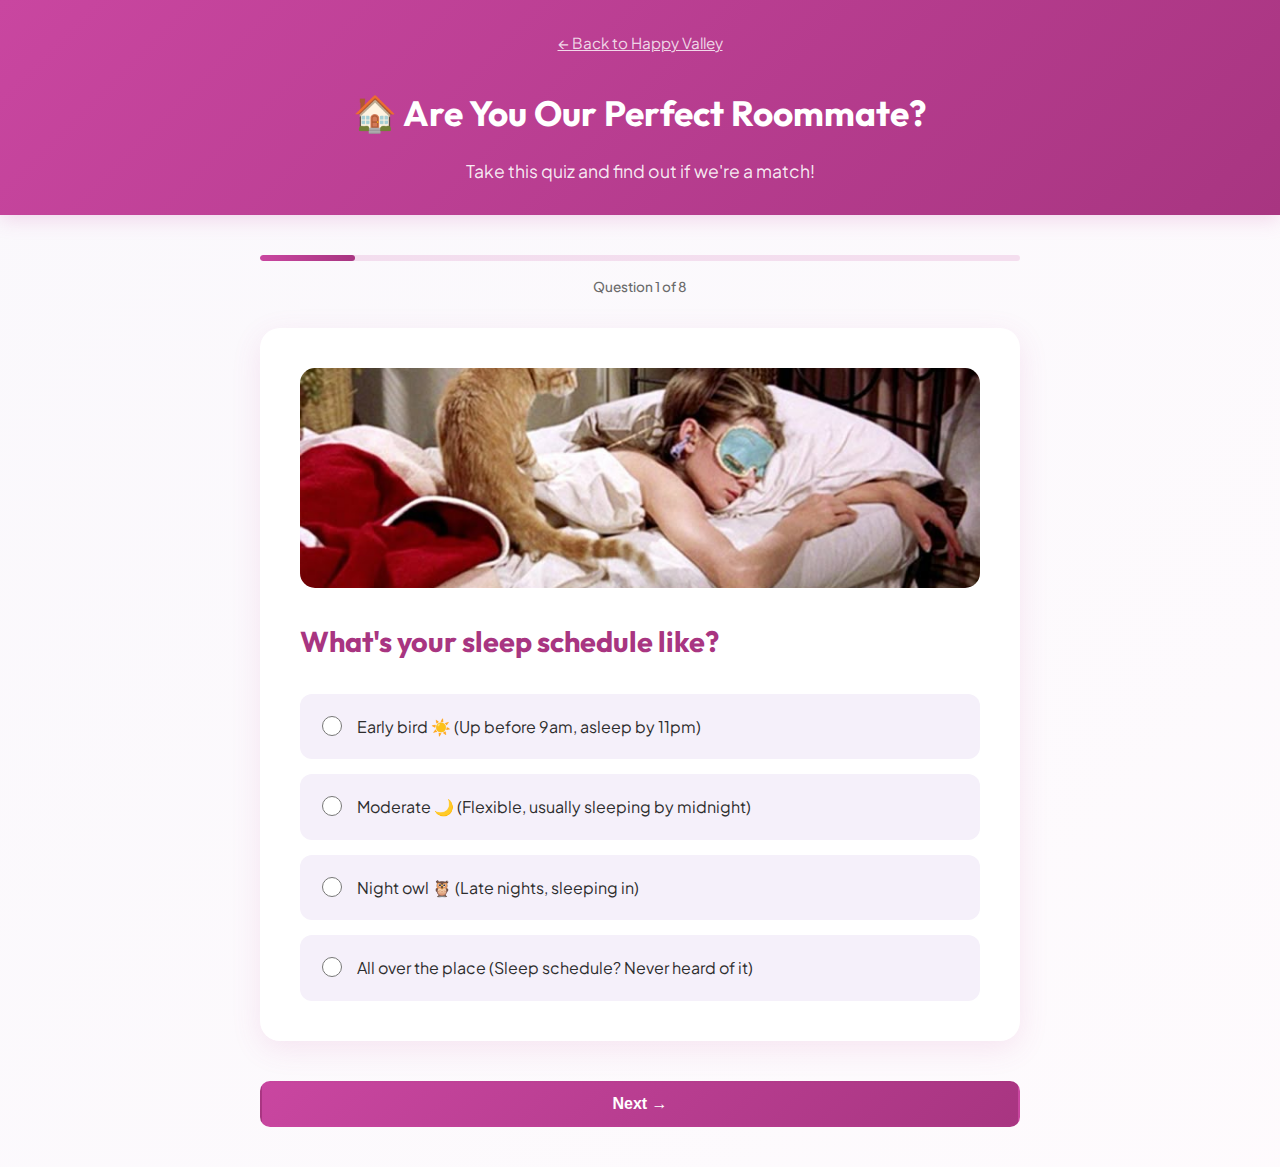
<file: quiz.html>
<!DOCTYPE html>
<html lang="en">
<head>
    <meta charset="UTF-8">
    <meta name="viewport" content="width=device-width, initial-scale=1.0">
    <title>Roommate Compatibility Quiz | Happy Valley</title>
    <link rel="stylesheet" href="quiz-styles.css">
    <link href="https://fonts.googleapis.com/css2?family=Outfit:wght@400;500;700;800&family=Plus+Jakarta+Sans:wght@400;500;600;700&display=swap" rel="stylesheet">
</head>
<body>
    <header class="quiz-header">
        <div class="container">
            <a href="index.html" class="back-link">← Back to Happy Valley</a>
            <h1>🏠 Are You Our Perfect Roommate?</h1>
            <p class="quiz-subtitle">Take this quiz and find out if we're a match!</p>
        </div>
    </header>

    <div class="quiz-container">
        <!-- Quiz Questions Section -->
        <div class="quiz-section" id="quizSection">
            <div class="container">
                <div class="progress-bar">
                    <div class="progress-fill" id="progressFill"></div>
                </div>
                <p class="progress-text" id="progressText">Question 1 of 8</p>

                <form id="quizForm">
                    <!-- Question 1 -->
                    <div class="question-card" id="question-0">
                        <div class="question-image">
                            <img src="images/quiz-images/sleep.jpg" alt="Bedroom">
                        </div>
                        <h2>What's your sleep schedule like?</h2>
                        <div class="answers">
                            <label class="answer-option">
                                <input type="radio" name="q1" value="great" required>
                                <span class="option-text">Early bird ☀️ (Up before 9am, asleep by 11pm)</span>
                            </label>
                            <label class="answer-option">
                                <input type="radio" name="q1" value="good">
                                <span class="option-text">Moderate 🌙 (Flexible, usually sleeping by midnight)</span>
                            </label>
                            <label class="answer-option">
                                <input type="radio" name="q1" value="okay">
                                <span class="option-text">Night owl 🦉 (Late nights, sleeping in)</span>
                            </label>
                            <label class="answer-option">
                                <input type="radio" name="q1" value="bad">
                                <span class="option-text">All over the place (Sleep schedule? Never heard of it)</span>
                            </label>
                        </div>
                    </div>

                    <!-- Question 2 -->
                    <div class="question-card" id="question-1" style="display: none;">
                        <div class="question-image">
                            <img src="images/quiz-images/partners.jpg" alt="Room vibes">
                        </div>
                        <h2>Do you have a significant other we should know about?</h2>
                        <div class="answers">
                            <label class="answer-option">
                                <input type="radio" name="q2" value="great" required>
                                <span class="option-text">Nope, flying solo ✈️</span>
                            </label>
                            <label class="answer-option">
                                <input type="radio" name="q2" value="good">
                                <span class="option-text">Yes, but they don't live here</span>
                            </label>
                            <label class="answer-option">
                                <input type="radio" name="q2" value="okay">
                                <span class="option-text">Yes, they'd probably be over a lot</span>
                            </label>
                            <label class="answer-option">
                                <input type="radio" name="q2" value="bad">
                                <span class="option-text">Yes, they'd basically live here too</span>
                            </label>
                        </div>
                    </div>

                    <!-- Question 3 -->
                    <div class="question-card" id="question-2" style="display: none;">
                        <div class="question-image">
                            <img src="images/quiz-images/people-over.jpeg" alt="People over">
                        </div>
                        <h2>How often do you have people over?</h2>
                        <div class="answers">
                            <label class="answer-option">
                                <input type="radio" name="q3" value="great" required>
                                <span class="option-text">Rarely, I value quiet time 🤫</span>
                            </label>
                            <label class="answer-option">
                                <input type="radio" name="q3" value="good">
                                <span class="option-text">Sometimes, like once a week or less</span>
                            </label>
                            <label class="answer-option">
                                <input type="radio" name="q3" value="okay">
                                <span class="option-text">Pretty often, multiple times a week</span>
                            </label>
                            <label class="answer-option">
                                <input type="radio" name="q3" value="bad">
                                <span class="option-text">Constantly! I love having people around 🎉</span>
                            </label>
                        </div>
                    </div>

                    <!-- Question 4 -->
                    <div class="question-card" id="question-3" style="display: none;">
                        <div class="question-image">
                            <img src="images/quiz-images/cleaning.jpg" alt="Kitchen space">
                        </div>
                        <h2>Tell us about your dish/cleaning approach:</h2>
                        <div class="answers">
                            <label class="answer-option">
                                <input type="radio" name="q4" value="great" required>
                                <span class="option-text">I do dishes right after eating 🧼</span>
                            </label>
                            <label class="answer-option">
                                <input type="radio" name="q4" value="good">
                                <span class="option-text">I clean within a day or so</span>
                            </label>
                            <label class="answer-option">
                                <input type="radio" name="q4" value="okay">
                                <span class="option-text">Eventually... I'll get to it</span>
                            </label>
                            <label class="answer-option">
                                <input type="radio" name="q4" value="bad">
                                <span class="option-text">Dishes? That's what the sink is for 😅</span>
                            </label>
                        </div>
                    </div>

                    <!-- Question 5 -->
                    <div class="question-card" id="question-4" style="display: none;">
                        <div class="question-image">
                            <img src="images/quiz-images/chores.jpg" alt="Chores">
                        </div>
                        <h2>How do you manage chores & responsibilities?</h2>
                        <div class="answers">
                            <label class="answer-option">
                                <input type="radio" name="q5" value="great" required>
                                <span class="option-text">I stay on top of it, very organized ✅</span>
                            </label>
                            <label class="answer-option">
                                <input type="radio" name="q5" value="good">
                                <span class="option-text">I do my share, no problem</span>
                            </label>
                            <label class="answer-option">
                                <input type="radio" name="q5" value="okay">
                                <span class="option-text">I do it eventually, need reminders sometimes</span>
                            </label>
                            <label class="answer-option">
                                <input type="radio" name="q5" value="bad">
                                <span class="option-text">Honestly? I'm pretty scattered</span>
                            </label>
                        </div>
                    </div>

                    <!-- Question 6 -->
                    <div class="question-card" id="question-5" style="display: none;">
                        <div class="question-image">
                            <img src="images/quiz-images/conflict.jpg" alt="Conflict">
                        </div>
                        <h2>How do you deal with conflict?</h2>
                        <div class="answers">
                            <label class="answer-option">
                                <input type="radio" name="q6" value="great" required>
                                <span class="option-text">Direct & honest conversation 💬</span>
                            </label>
                            <label class="answer-option">
                                <input type="radio" name="q6" value="good">
                                <span class="option-text">I bring it up, but gently</span>
                            </label>
                            <label class="answer-option">
                                <input type="radio" name="q6" value="okay">
                                <span class="option-text">I avoid conflict for a while, then explode</span>
                            </label>
                            <label class="answer-option">
                                <input type="radio" name="q6" value="bad">
                                <span class="option-text">I just pretend nothing's wrong</span>
                            </label>
                        </div>
                    </div>

                    <!-- Question 8 - REMOVED (was duplicate cleaning question) -->

                    <!-- Question 7 -->
                    <div class="question-card" id="question-6" style="display: none;">
                        <div class="question-image">
                            <img src="images/quiz-images/rent.jpg" alt="Rent payment">
                        </div>
                        <h2>Have you had difficulty paying rent on time?</h2>
                        <div class="answers">
                            <label class="answer-option">
                                <input type="radio" name="q7" value="great" required>
                                <span class="option-text">Never! Always on time 💰</span>
                            </label>
                            <label class="answer-option">
                                <input type="radio" name="q7" value="good">
                                <span class="option-text">Occasionally a few days late, but it's fine</span>
                            </label>
                            <label class="answer-option">
                                <input type="radio" name="q7" value="okay">
                                <span class="option-text">Yeah, sometimes it's been tight</span>
                            </label>
                            <label class="answer-option">
                                <input type="radio" name="q7" value="bad">
                                <span class="option-text">Uhh, can we not talk about this?</span>
                            </label>
                        </div>
                    </div>

                    <!-- Question 8 -->
                    <div class="question-card" id="question-7" style="display: none;">
                        <div class="question-image">
                            <img src="images/quiz-images/smoking.jpg" alt="Smoking policy">
                        </div>
                        <h2>Do you smoke or vape?</h2>
                        <div class="answers">
                            <label class="answer-option">
                                <input type="radio" name="q8" value="great" required>
                                <span class="option-text">Don't smoke, totally fine with the rule ✨</span>
                            </label>
                            <label class="answer-option">
                                <input type="radio" name="q8" value="okay" required>
                                <span class="option-text">I vape sometimes but respect boundaries</span>
                            </label>
                            <label class="answer-option">
                                <input type="radio" name="q8" value="bad" required>
                                <span class="option-text">I smoke and need to do it at home</span>
                            </label>
                        </div>
                    </div>

                    <!-- Navigation Buttons -->
                    <div class="quiz-buttons">
                        <button type="button" id="prevBtn" class="btn-nav btn-secondary" style="display: none;">← Previous</button>
                        <button type="button" id="nextBtn" class="btn-nav btn-primary">Next →</button>
                    </div>
                </form>
            </div>
        </div>

        <!-- Results Section -->
        <div class="results-section" id="resultsSection" style="display: none;">
            <div class="container">
                <div class="result-card" id="resultCard">
                    <!-- Results will be populated by JavaScript -->
                </div>
            </div>
        </div>
    </div>

    <script src="quiz-script.js"></script>
</body>
</html>
</file>
<file: quiz-styles.css>
:root {
    --primary: #c946a0;
    --primary-dark: #a83581;
    --primary-light: #e8a6d8;
    --secondary: #7c6b8f;
    --accent: #ffd700;
    --bg: #faf8fc;
    --bg-light: #f5f0fa;
    --text-dark: #2d2d2d;
    --text-light: #6b6b6b;
    --white: #ffffff;
    --border-color: #e0d5f0;
    --success: #6db886;
    --warning: #ff6b6b;
}

* {
    margin: 0;
    padding: 0;
    box-sizing: border-box;
}

html {
    scroll-behavior: smooth;
}

body {
    font-family: 'Plus Jakarta Sans', sans-serif;
    background: linear-gradient(135deg, var(--bg) 0%, rgba(232, 166, 216, 0.05) 100%);
    color: var(--text-dark);
    line-height: 1.6;
}

h1, h2, h3 {
    font-family: 'Outfit', sans-serif;
    font-weight: 700;
}

.container {
    max-width: 800px;
    margin: 0 auto;
    padding: 0 20px;
}

/* ============ HEADER ============ */
.quiz-header {
    background: linear-gradient(135deg, var(--primary) 0%, var(--primary-dark) 100%);
    color: var(--white);
    padding: 30px 20px;
    text-align: center;
    box-shadow: 0 4px 20px rgba(201, 70, 160, 0.2);
}

.quiz-header h1 {
    font-size: 2.2rem;
    margin: 15px 0;
}

.quiz-header .quiz-subtitle {
    font-size: 1.1rem;
    opacity: 0.95;
    color: rgba(255, 255, 255, 0.95);
}

.back-link {
    color: rgba(255, 255, 255, 0.8);
    font-size: 0.95rem;
    display: inline-block;
    margin-bottom: 15px;
    transition: all 0.3s ease;
}

.back-link:hover {
    color: var(--white);
    transform: translateX(-5px);
}

@media (max-width: 768px) {
    .quiz-header h1 {
        font-size: 1.6rem;
    }

    .quiz-header .quiz-subtitle {
        font-size: 0.95rem;
    }
}

/* ============ QUIZ CONTAINER ============ */
.quiz-container {
    padding: 40px 0;
    min-height: 100vh;
}

.progress-bar {
    width: 100%;
    height: 6px;
    background-color: rgba(201, 70, 160, 0.15);
    border-radius: 10px;
    overflow: hidden;
    margin-bottom: 15px;
}

.progress-fill {
    height: 100%;
    background: linear-gradient(90deg, var(--primary) 0%, var(--primary-dark) 100%);
    width: 10%;
    transition: width 0.4s ease;
    border-radius: 10px;
}

.progress-text {
    font-size: 0.85rem;
    color: var(--text-light);
    text-align: center;
    margin-bottom: 30px;
    font-weight: 500;
}

/* ============ QUIZ INTRO ============ */
.quiz-intro {
    background: linear-gradient(135deg, rgba(201, 70, 160, 0.08) 0%, rgba(217, 70, 239, 0.08) 100%);
    padding: 35px;
    border-radius: 15px;
    border: 2px solid var(--primary-light);
    margin-bottom: 40px;
    animation: slideIn 0.5s ease;
}

.quiz-intro h2 {
    font-size: 1.5rem;
    color: var(--primary-dark);
    margin-bottom: 20px;
}

.quiz-intro p {
    font-size: 0.95rem;
    color: var(--text-light);
    line-height: 1.8;
    margin-bottom: 15px;
}

.quiz-intro p:last-child {
    margin-bottom: 0;
}

@media (max-width: 768px) {
    .quiz-intro {
        padding: 25px;
    }

    .quiz-intro h2 {
        font-size: 1.2rem;
    }

    .quiz-intro p {
        font-size: 0.9rem;
    }
}

/* ============ QUESTION CARD ============ */
.question-card {
    background: var(--white);
    border-radius: 20px;
    padding: 40px;
    box-shadow: 0 8px 30px rgba(201, 70, 160, 0.12);
    animation: slideIn 0.4s ease;
    margin-bottom: 30px;
}

@keyframes slideIn {
    from {
        opacity: 0;
        transform: translateY(20px);
    }
    to {
        opacity: 1;
        transform: translateY(0);
    }
}

.question-image {
    margin-bottom: 30px;
    border-radius: 15px;
    overflow: hidden;
    max-height: 220px;
    width: 100%;
}

.question-image img {
    width: 100%;
    height: 220px;
    object-fit: cover;
    display: block;
}

.question-card h2 {
    font-size: 1.8rem;
    margin-bottom: 30px;
    color: var(--primary-dark);
}

/* ============ ANSWERS ============ */
.answers {
    display: flex;
    flex-direction: column;
    gap: 15px;
}

.answer-option {
    display: flex;
    align-items: flex-start;
    padding: 18px 20px;
    background-color: var(--bg-light);
    border-radius: 12px;
    cursor: pointer;
    transition: all 0.3s ease;
    border: 2px solid transparent;
}

.answer-option:hover {
    background-color: rgba(201, 70, 160, 0.08);
    transform: translateX(5px);
}

.answer-option input[type="radio"] {
    width: 20px;
    height: 20px;
    margin-right: 15px;
    margin-top: 2px;
    cursor: pointer;
    accent-color: var(--primary);
    flex-shrink: 0;
}

.answer-option input[type="radio"]:checked + .option-text {
    color: var(--primary-dark);
    font-weight: 600;
}

.answer-option input[type="radio"]:checked {
    accent-color: var(--primary-dark);
}

.answer-option input[type="radio"]:checked ~ .option-text {
    color: var(--primary-dark);
    font-weight: 600;
}

.option-text {
    font-size: 1rem;
    color: var(--text-dark);
    transition: all 0.3s ease;
}

.answer-option input[type="radio"]:checked + .option-text {
    color: var(--primary-dark);
    font-weight: 600;
}

@media (max-width: 768px) {
    .question-card {
        padding: 25px 20px;
    }

    .question-card h2 {
        font-size: 1.3rem;
    }

    .question-image {
        max-height: 180px;
    }

    .answer-option {
        padding: 15px 15px;
    }

    .option-text {
        font-size: 0.95rem;
    }
}

/* ============ BUTTONS ============ */
.quiz-buttons {
    display: flex;
    gap: 15px;
    justify-content: space-between;
    margin-top: 40px;
}

.btn-nav {
    padding: 12px 28px;
    border-radius: 10px;
    font-weight: 600;
    font-size: 1rem;
    border: 2px solid transparent;
    cursor: pointer;
    transition: all 0.3s ease;
}

.btn-primary {
    background: linear-gradient(135deg, var(--primary) 0%, var(--primary-dark) 100%);
    color: var(--white);
    flex: 1;
}

.btn-primary:hover:not(:disabled) {
    transform: translateY(-2px);
    box-shadow: 0 6px 20px rgba(201, 70, 160, 0.3);
}

.btn-secondary {
    background-color: var(--white);
    color: var(--primary);
    border-color: var(--primary);
    flex: 1;
}

.btn-secondary:hover:not(:disabled) {
    background-color: var(--primary);
    color: var(--white);
}

.btn-nav:disabled {
    opacity: 0.5;
    cursor: not-allowed;
}

@media (max-width: 768px) {
    .quiz-buttons {
        gap: 10px;
    }

    .btn-nav {
        padding: 10px 20px;
        font-size: 0.9rem;
    }
}

/* ============ RESULTS SECTION ============ */
.results-section {
    padding: 40px 20px;
}

.result-card {
    background: var(--white);
    border-radius: 20px;
    padding: 50px 40px;
    box-shadow: 0 10px 40px rgba(201, 70, 160, 0.15);
    text-align: center;
    animation: slideIn 0.5s ease;
}

.result-badge {
    width: 100%;
    max-width: 400px;
    height: auto;
    margin: 0 auto 25px;
    border-radius: 15px;
    object-fit: cover;
    box-shadow: 0 8px 20px rgba(0, 0, 0, 0.15);
    display: block;
}

.result-badge.great {
    box-shadow: 0 8px 20px rgba(109, 184, 134, 0.2);
}

.result-badge.perfect {
    box-shadow: 0 10px 30px rgba(201, 70, 160, 0.3);
}

.result-badge.perfect::after {
    content: '';
}

.result-title {
    font-size: 2.2rem;
    margin: 20px 0;
    color: var(--primary-dark);
}

.result-description {
    font-size: 1.1rem;
    color: var(--text-light);
    line-height: 1.8;
    margin-bottom: 30px;
}

.result-details {
    background-color: var(--bg-light);
    padding: 25px;
    border-radius: 15px;
    margin: 30px 0;
    text-align: left;
}

.result-details h3 {
    font-size: 1.2rem;
    margin-bottom: 15px;
    color: var(--primary);
}

.result-details ul {
    list-style: none;
    margin-bottom: 15px;
}

.result-details li {
    padding: 8px 0;
    color: var(--text-dark);
    font-weight: 500;
}

.result-details li::before {
    content: '✓ ';
    color: var(--success);
    font-weight: 800;
    margin-right: 10px;
}

.result-details li.concern::before {
    content: '⚠ ';
    color: var(--warning);
}

.result-score {
    font-size: 3.5rem;
    font-weight: 800;
    color: var(--primary);
    margin: 20px 0;
}

.result-score-label {
    font-size: 0.95rem;
    color: var(--text-light);
    text-transform: uppercase;
    letter-spacing: 1px;
    font-weight: 600;
}

/* ============ RESULT MESSAGES ============ */
.result-message {
    background-color: var(--white);
    padding: 20px;
    border-radius: 12px;
    margin: 20px 0;
    border-left: 4px solid;
}

.result-message.great {
    border-left-color: var(--success);
    background-color: rgba(109, 184, 134, 0.08);
}

.result-message.okay {
    border-left-color: var(--accent);
    background-color: rgba(255, 215, 0, 0.08);
}

.result-message.bad {
    border-left-color: var(--warning);
    background-color: rgba(255, 107, 107, 0.08);
}

.result-message p {
    color: var(--text-dark);
    font-weight: 500;
}

/* ============ CTA BUTTONS ============ */
.result-cta {
    margin-top: 40px;
    display: flex;
    flex-direction: column;
    gap: 15px;
}

.cta-button {
    padding: 16px 32px;
    border-radius: 12px;
    font-weight: 600;
    font-size: 1.05rem;
    border: none;
    cursor: pointer;
    transition: all 0.3s ease;
    text-decoration: none;
    display: inline-block;
}

.cta-primary {
    background: linear-gradient(135deg, var(--primary) 0%, var(--primary-dark) 100%);
    color: var(--white);
    box-shadow: 0 6px 20px rgba(201, 70, 160, 0.3);
}

.cta-primary:hover {
    transform: translateY(-3px);
    box-shadow: 0 10px 30px rgba(201, 70, 160, 0.4);
}

.cta-secondary {
    background-color: var(--bg-light);
    color: var(--primary);
    border: 2px solid var(--primary);
}

.cta-secondary:hover {
    background-color: var(--primary);
    color: var(--white);
}

.contact-info-result {
    margin-top: 30px;
    padding: 25px;
    background: linear-gradient(135deg, rgba(201, 70, 160, 0.08) 0%, rgba(232, 166, 216, 0.08) 100%);
    border-radius: 15px;
}

.contact-info-result p {
    margin: 10px 0;
    font-weight: 500;
}

.contact-info-result .contact-detail {
    font-size: 1.3rem;
    color: var(--primary);
    font-weight: 700;
    font-family: 'Outfit', sans-serif;
}

@media (max-width: 768px) {
    .result-card {
        padding: 30px 20px;
    }

    .result-title {
        font-size: 1.7rem;
    }

    .result-score {
        font-size: 2.8rem;
    }

    .result-cta {
        flex-direction: column;
    }

    .cta-button {
        width: 100%;
    }
}
</file>
